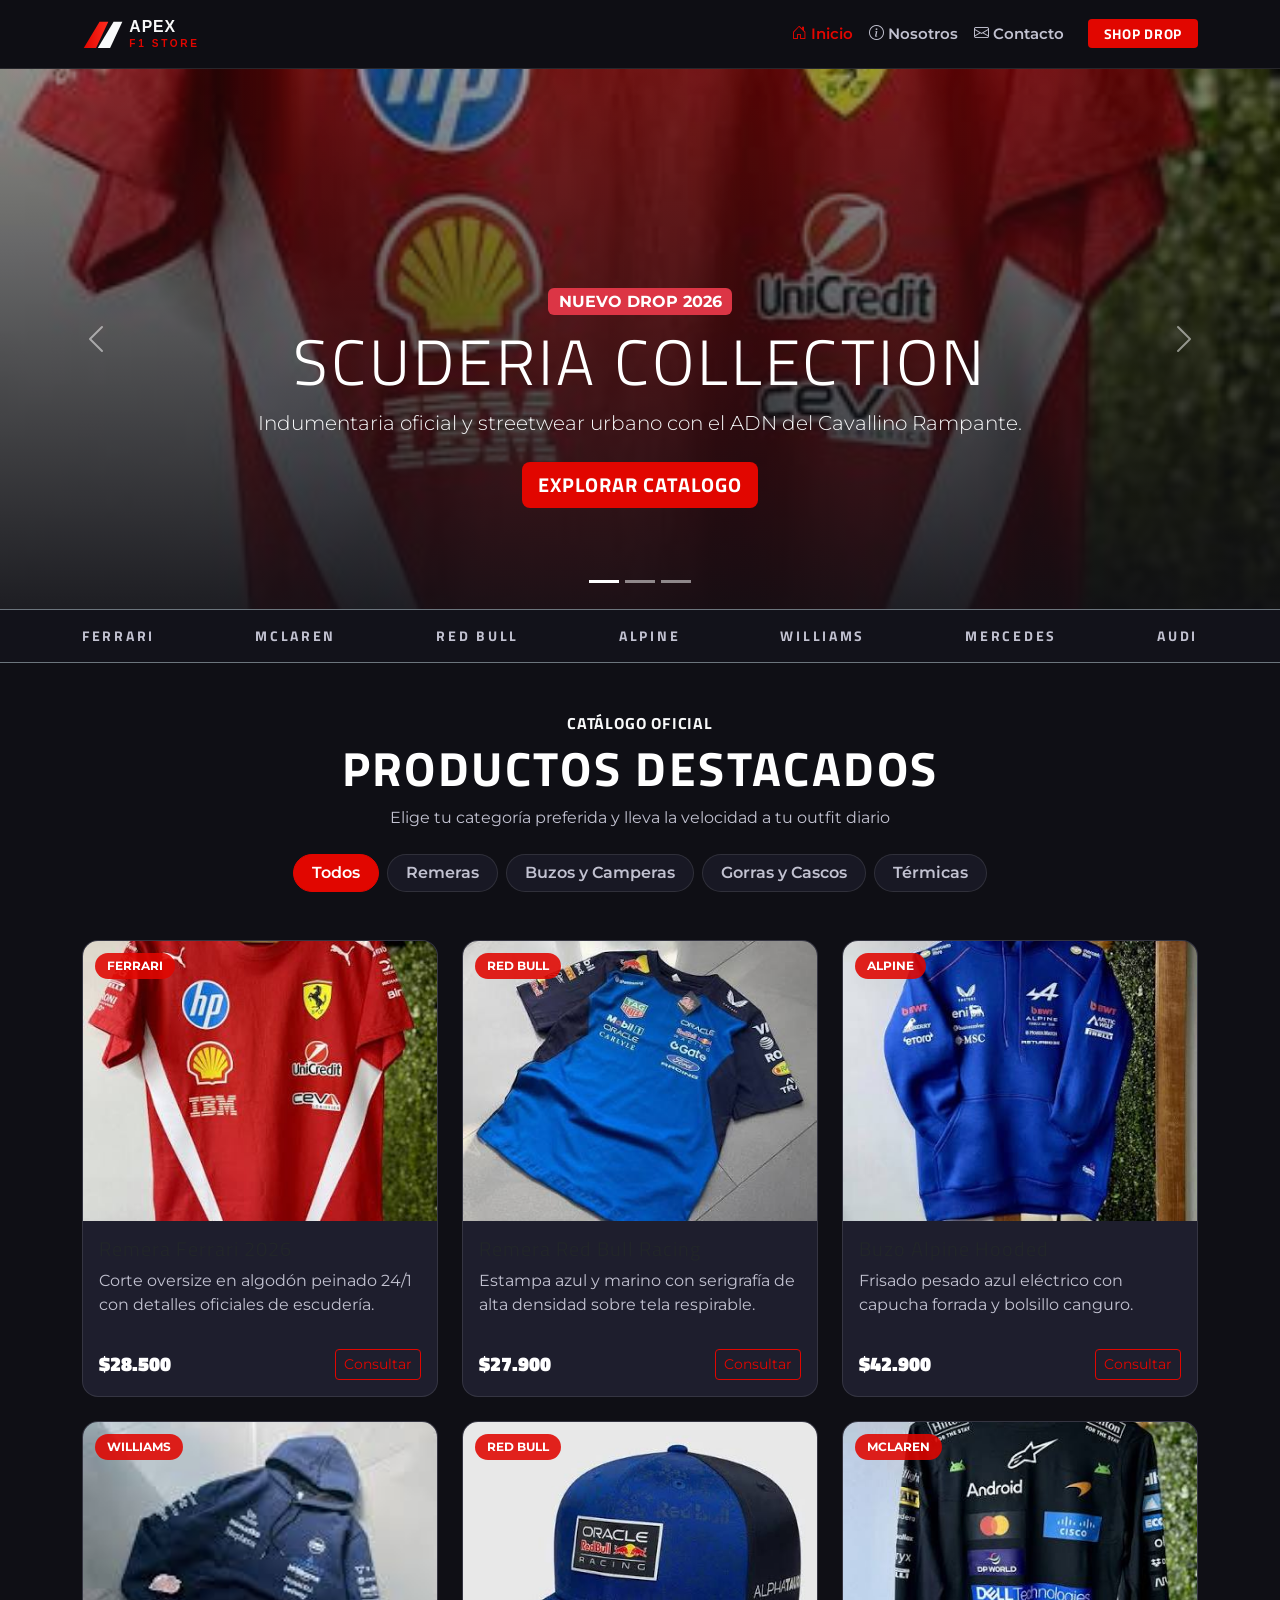
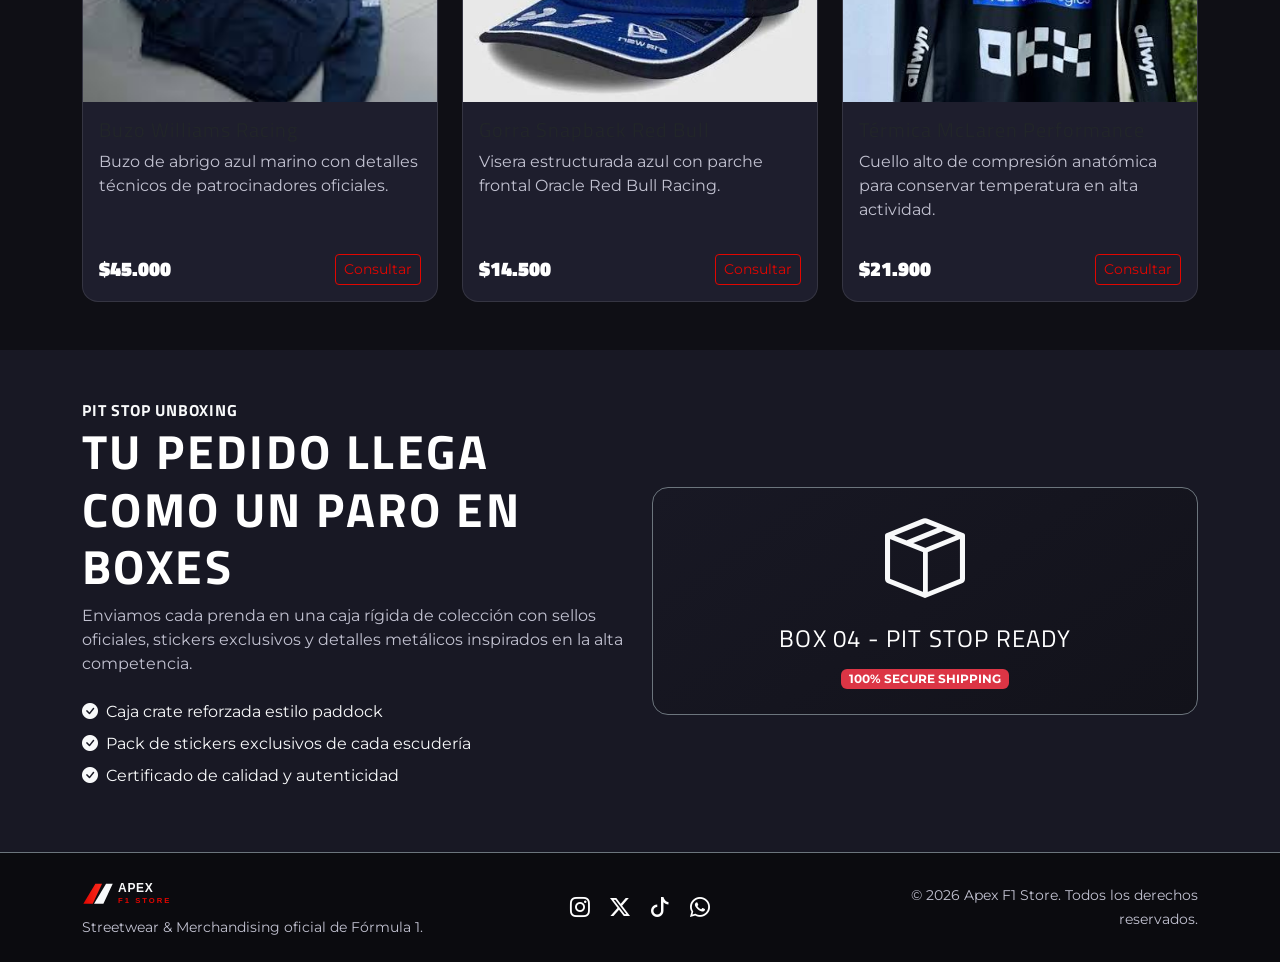
<file: Tp Emprendimiento/index.html>
<!DOCTYPE html>
<html lang="es">
<head>
  <meta charset="UTF-8" />
  <meta name="viewport" content="width=device-width, initial-scale=1.0" />
  <title>Apex F1 Store | Streetwear Racing</title>

  <!-- Google Fonts -->
  <link rel="preconnect" href="https://fonts.googleapis.com">
  <link rel="preconnect" href="https://fonts.gstatic.com" crossorigin>
  <link href="https://fonts.googleapis.com/css2?family=Montserrat:wght@400;600;700;800;900&family=Titillium+Web:ital,wght@0,400;0,700;1,700;1,900&display=swap" rel="stylesheet">

  <!-- Bootstrap 5 CSS -->
  <link href="https://cdn.jsdelivr.net/npm/bootstrap@5.3.2/dist/css/bootstrap.min.css" rel="stylesheet">
  <!-- Bootstrap Icons -->
  <link rel="stylesheet" href="https://cdn.jsdelivr.net/npm/bootstrap-icons@1.11.1/font/bootstrap-icons.css">

  <!-- CSS Personalizado -->
  <link rel="stylesheet" href="styles.css" />
</head>
<body>

  <!-- NAVBAR BOOTSTRAP -->
  <nav class="navbar navbar-expand-lg sticky-top">
    <div class="container">
      <a class="navbar-brand d-flex align-items-center" href="index.html">
        <img src="img/logo.svg" alt="Apex F1 Store Logo" class="brand-logo me-2">
      </a>
      <button class="navbar-toggler text-white border-0" type="button" data-bs-toggle="collapse" data-bs-target="#mainNavbar" aria-controls="mainNavbar" aria-expanded="false" aria-label="Navegación">
        <i class="bi bi-list fs-2 text-white"></i>
      </button>
      <div class="collapse navbar-collapse" id="mainNavbar">
        <ul class="navbar-nav ms-auto mb-2 mb-lg-0 align-items-lg-center">
          <li class="nav-item">
            <a class="nav-link active" href="index.html"><i class="bi bi-house-door me-1"></i>Inicio</a>
          </li>
          <li class="nav-item">
            <a class="nav-link" href="info.html"><i class="bi bi-info-circle me-1"></i>Nosotros</a>
          </li>
          <li class="nav-item">
            <a class="nav-link" href="contacto.html"><i class="bi bi-envelope me-1"></i>Contacto</a>
          </li>
          <li class="nav-item ms-lg-3">
            <a class="btn btn-f1-red btn-sm px-3 fw-bold font-racing" href="#catalogo">SHOP DROP</a>
          </li>
        </ul>
      </div>
    </div>
  </nav>

  <!-- CARRUSEL DE IMÁGENES BOOTSTRAP -->
  <section class="carousel-section">
    <div id="heroCarousel" class="carousel slide carousel-fade" data-bs-ride="carousel">
      <div class="carousel-indicators">
        <button type="button" data-bs-target="#heroCarousel" data-bs-slide-to="0" class="active" aria-current="true" aria-label="Slide 1"></button>
        <button type="button" data-bs-target="#heroCarousel" data-bs-slide-to="1" aria-label="Slide 2"></button>
        <button type="button" data-bs-target="#heroCarousel" data-bs-slide-to="2" aria-label="Slide 3"></button>
      </div>

      <div class="carousel-inner">
        <!-- Slide 1 -->
        <div class="carousel-item active" data-bs-interval="4500">
          <div class="carousel-overlay"></div>
          <img src="img/remera-ferrari-2026.jpg" class="d-block w-100 carousel-img" alt="Colección Scuderia Ferrari">
          <div class="carousel-caption">
            <span class="badge bg-danger text-uppercase tracking-wider mb-2 fs-6">NUEVO DROP 2026</span>
            <h1 class="display-3 fw-black font-racing text-uppercase">SCUDERIA COLLECTION</h1>
            <p class="lead d-none d-md-block text-light">Indumentaria oficial y streetwear urbano con el ADN del Cavallino Rampante.</p>
            <a href="#catalogo" class="btn btn-f1-red btn-lg mt-2 fw-bold font-racing">EXPLORAR CATALOGO</a>
          </div>
        </div>

        <!-- Slide 2 -->
        <div class="carousel-item" data-bs-interval="4500">
          <div class="carousel-overlay"></div>
          <img src="img/buzo-alpine-2026.jpg" class="d-block w-100 carousel-img" alt="Buzos Paddock Outerwear">
          <div class="carousel-caption">
            <span class="badge bg-info text-dark text-uppercase tracking-wider mb-2 fs-6">OUTERWEAR PREMIUM</span>
            <h2 class="display-3 fw-black font-racing text-uppercase">PADDOCK HOODIES</h2>
            <p class="lead d-none d-md-block text-light">Buzos térmicos de alta calidad, frisa pesada y siluetas oversize para la calle.</p>
            <a href="#catalogo" class="btn btn-f1-red btn-lg mt-2 fw-bold font-racing">VER BUZOS</a>
          </div>
        </div>

        <!-- Slide 3 -->
        <div class="carousel-item" data-bs-interval="4500">
          <div class="carousel-overlay"></div>
          <img src="img/gorra-redbull.jpg" class="d-block w-100 carousel-img" alt="Accesorios y Gorras F1">
          <div class="carousel-caption">
            <span class="badge bg-warning text-dark text-uppercase tracking-wider mb-2 fs-6">COLECCIONABLES</span>
            <h2 class="display-3 fw-black font-racing text-uppercase">HELMETS & CAPS</h2>
            <p class="lead d-none d-md-block text-light">Gorras snapback exclusivas y accesorios de telemetría de tus pilotos favoritos.</p>
            <a href="#catalogo" class="btn btn-f1-red btn-lg mt-2 fw-bold font-racing">VER ACCESORIOS</a>
          </div>
        </div>
      </div>

      <button class="carousel-control-prev" type="button" data-bs-target="#heroCarousel" data-bs-slide="prev">
        <span class="carousel-control-prev-icon" aria-hidden="true"></span>
        <span class="visually-hidden">Anterior</span>
      </button>
      <button class="carousel-control-next" type="button" data-bs-target="#heroCarousel" data-bs-slide="next">
        <span class="carousel-control-next-icon" aria-hidden="true"></span>
        <span class="visually-hidden">Siguiente</span>
      </button>
    </div>
  </section>

  <!-- STRIP DE ESCUDERÍAS -->
  <section class="brand-strip py-3 border-top border-bottom border-secondary">
    <div class="container d-flex justify-content-between align-items-center flex-wrap gap-3">
      <span>FERRARI</span>
      <span>MCLAREN</span>
      <span>RED BULL</span>
      <span>ALPINE</span>
      <span>WILLIAMS</span>
      <span>MERCEDES</span>
      <span>AUDI</span>
    </div>
  </section>

  <!-- CATÁLOGO DINÁMICO CON FILTRO JS -->
  <section class="py-5" id="catalogo">
    <div class="container">
      <div class="text-center mb-5">
        <span class="text-f1-red fw-bold text-uppercase tracking-widest font-racing">Catálogo Oficial</span>
        <h2 class="display-5 font-racing fw-bold text-white mt-1">PRODUCTOS DESTACADOS</h2>
        <p class="text-muted">Elige tu categoría preferida y lleva la velocidad a tu outfit diario</p>

        <!-- FILTROS JS -->
        <div class="d-flex justify-content-center flex-wrap gap-2 mt-4" id="filter-buttons">
          <button class="btn btn-filter active" data-filter="all">Todos</button>
          <button class="btn btn-filter" data-filter="remeras">Remeras</button>
          <button class="btn btn-filter" data-filter="buzos">Buzos y Camperas</button>
          <button class="btn btn-filter" data-filter="gorras">Gorras y Cascos</button>
          <button class="btn btn-filter" data-filter="termicas">Térmicas</button>
        </div>
      </div>

      <!-- GRID DE PRODUCTOS ENLAZADOS -->
      <div class="row g-4" id="product-grid">

        <!-- Producto 1: Remera Ferrari -->
        <div class="col-md-6 col-lg-4 product-item" data-category="remeras">
          <div class="card card-product h-100">
            <span class="badge-tag">Ferrari</span>
            <img src="img/remera-ferrari-2026.jpg" class="card-img-top" alt="Remera Ferrari 2026">
            <div class="card-body d-flex flex-column">
              <h5 class="card-title font-racing">Remera Ferrari 2026</h5>
              <p class="card-text text-muted">Corte oversize en algodón peinado 24/1 con detalles oficiales de escudería.</p>
              <div class="d-flex justify-content-between align-items-center mt-auto pt-3">
                <span class="price-tag">$28.500</span>
                <a href="contacto.html" class="btn btn-outline-f1 btn-sm">Consultar</a>
              </div>
            </div>
          </div>
        </div>

        <!-- Producto 2: Remera Red Bull -->
        <div class="col-md-6 col-lg-4 product-item" data-category="remeras">
          <div class="card card-product h-100">
            <span class="badge-tag">Red Bull</span>
            <img src="img/remera-redbull-2026.jpg" class="card-img-top" alt="Remera Red Bull Racing">
            <div class="card-body d-flex flex-column">
              <h5 class="card-title font-racing">Remera Red Bull Racing</h5>
              <p class="card-text text-muted">Estampa azul y marino con serigrafía de alta densidad sobre tela respirable.</p>
              <div class="d-flex justify-content-between align-items-center mt-auto pt-3">
                <span class="price-tag">$27.900</span>
                <a href="contacto.html" class="btn btn-outline-f1 btn-sm">Consultar</a>
              </div>
            </div>
          </div>
        </div>

        <!-- Producto 3: Buzo Alpine -->
        <div class="col-md-6 col-lg-4 product-item" data-category="buzos">
          <div class="card card-product h-100">
            <span class="badge-tag">Alpine</span>
            <img src="img/buzo-alpine-2026.jpg" class="card-img-top" alt="Buzo Alpine Hooded">
            <div class="card-body d-flex flex-column">
              <h5 class="card-title font-racing">Buzo Alpine Hooded</h5>
              <p class="card-text text-muted">Frisado pesado azul eléctrico con capucha forrada y bolsillo canguro.</p>
              <div class="d-flex justify-content-between align-items-center mt-auto pt-3">
                <span class="price-tag">$42.900</span>
                <a href="contacto.html" class="btn btn-outline-f1 btn-sm">Consultar</a>
              </div>
            </div>
          </div>
        </div>

        <!-- Producto 4: Buzo Williams -->
        <div class="col-md-6 col-lg-4 product-item" data-category="buzos">
          <div class="card card-product h-100">
            <span class="badge-tag">Williams</span>
            <img src="img/buzo-williams-2025.jpg" class="card-img-top" alt="Buzo Williams Racing">
            <div class="card-body d-flex flex-column">
              <h5 class="card-title font-racing">Buzo Williams Racing</h5>
              <p class="card-text text-muted">Buzo de abrigo azul marino con detalles técnicos de patrocinadores oficiales.</p>
              <div class="d-flex justify-content-between align-items-center mt-auto pt-3">
                <span class="price-tag">$45.000</span>
                <a href="contacto.html" class="btn btn-outline-f1 btn-sm">Consultar</a>
              </div>
            </div>
          </div>
        </div>

        <!-- Producto 5: Gorra Red Bull -->
        <div class="col-md-6 col-lg-4 product-item" data-category="gorras">
          <div class="card card-product h-100">
            <span class="badge-tag">Red Bull</span>
            <img src="img/gorra-redbull.jpg" class="card-img-top" alt="Gorra Snapback Red Bull">
            <div class="card-body d-flex flex-column">
              <h5 class="card-title font-racing">Gorra Snapback Red Bull</h5>
              <p class="card-text text-muted">Visera estructurada azul con parche frontal Oracle Red Bull Racing.</p>
              <div class="d-flex justify-content-between align-items-center mt-auto pt-3">
                <span class="price-tag">$14.500</span>
                <a href="contacto.html" class="btn btn-outline-f1 btn-sm">Consultar</a>
              </div>
            </div>
          </div>
        </div>

        <!-- Producto 6: Térmica McLaren -->
        <div class="col-md-6 col-lg-4 product-item" data-category="termicas">
          <div class="card card-product h-100">
            <span class="badge-tag">McLaren</span>
            <img src="img/termica-mclaren-2025.jpg" class="card-img-top" alt="Térmica McLaren Performance">
            <div class="card-body d-flex flex-column">
              <h5 class="card-title font-racing">Térmica McLaren Performance</h5>
              <p class="card-text text-muted">Cuello alto de compresión anatómica para conservar temperatura en alta actividad.</p>
              <div class="d-flex justify-content-between align-items-center mt-auto pt-3">
                <span class="price-tag">$21.900</span>
                <a href="contacto.html" class="btn btn-outline-f1 btn-sm">Consultar</a>
              </div>
            </div>
          </div>
        </div>

      </div>
    </div>
  </section>

  <!-- PIT STOP EXPERIENCE -->
  <section class="py-5 bg-dark-panel">
    <div class="container">
      <div class="row align-items-center">
        <div class="col-lg-6 mb-4 mb-lg-0">
          <span class="text-f1-red font-racing text-uppercase fw-bold">Pit Stop Unboxing</span>
          <h2 class="display-5 font-racing fw-bold text-white">TU PEDIDO LLEGA COMO UN PARO EN BOXES</h2>
          <p class="text-muted">Enviamos cada prenda en una caja rígida de colección con sellos oficiales, stickers exclusivos y detalles metálicos inspirados en la alta competencia.</p>
          <ul class="list-unstyled mt-4 text-light">
            <li class="mb-2"><i class="bi bi-check-circle-fill text-f1-red me-2"></i>Caja crate reforzada estilo paddock</li>
            <li class="mb-2"><i class="bi bi-check-circle-fill text-f1-red me-2"></i>Pack de stickers exclusivos de cada escudería</li>
            <li class="mb-2"><i class="bi bi-check-circle-fill text-f1-red me-2"></i>Certificado de calidad y autenticidad</li>
          </ul>
        </div>
        <div class="col-lg-6 text-center">
          <div class="pit-box-card p-4 rounded-4 border border-secondary">
            <i class="bi bi-box-seam display-1 text-f1-red mb-3 d-block"></i>
            <h4 class="font-racing text-white">BOX 04 - PIT STOP READY</h4>
            <span class="badge bg-danger mt-2">100% SECURE SHIPPING</span>
          </div>
        </div>
      </div>
    </div>
  </section>

  <!-- FOOTER -->
  <footer class="footer py-4 border-top border-secondary">
    <div class="container">
      <div class="row align-items-center gy-3">
        <div class="col-md-4 text-center text-md-start">
          <img src="img/logo.svg" alt="Apex F1 Store Logo" class="footer-logo mb-2">
          <p class="text-muted small mb-0">Streetwear & Merchandising oficial de Fórmula 1.</p>
        </div>
        <div class="col-md-4 text-center">
          <div class="social-links">
            <a href="#" class="me-3 text-white fs-5"><i class="bi bi-instagram"></i></a>
            <a href="#" class="me-3 text-white fs-5"><i class="bi bi-twitter-x"></i></a>
            <a href="#" class="me-3 text-white fs-5"><i class="bi bi-tiktok"></i></a>
            <a href="#" class="text-white fs-5"><i class="bi bi-whatsapp"></i></a>
          </div>
        </div>
        <div class="col-md-4 text-center text-md-end">
          <span class="text-muted small">&copy; <span id="year"></span> Apex F1 Store. Todos los derechos reservados.</span>
        </div>
      </div>
    </div>
  </footer>

  <!-- BOTÓN VOLVER ARRIBA -->
  <button id="btn-back-to-top" class="btn btn-f1-red btn-floating" title="Volver arriba">
    <i class="bi bi-arrow-up"></i>
  </button>

  <!-- Bootstrap 5 JS Bundle -->
  <script src="https://cdn.jsdelivr.net/npm/bootstrap@5.3.2/dist/js/bootstrap.bundle.min.js"></script>
  <!-- JS Personalizado -->
  <script src="script.js"></script>
</body>
</html>
</file>
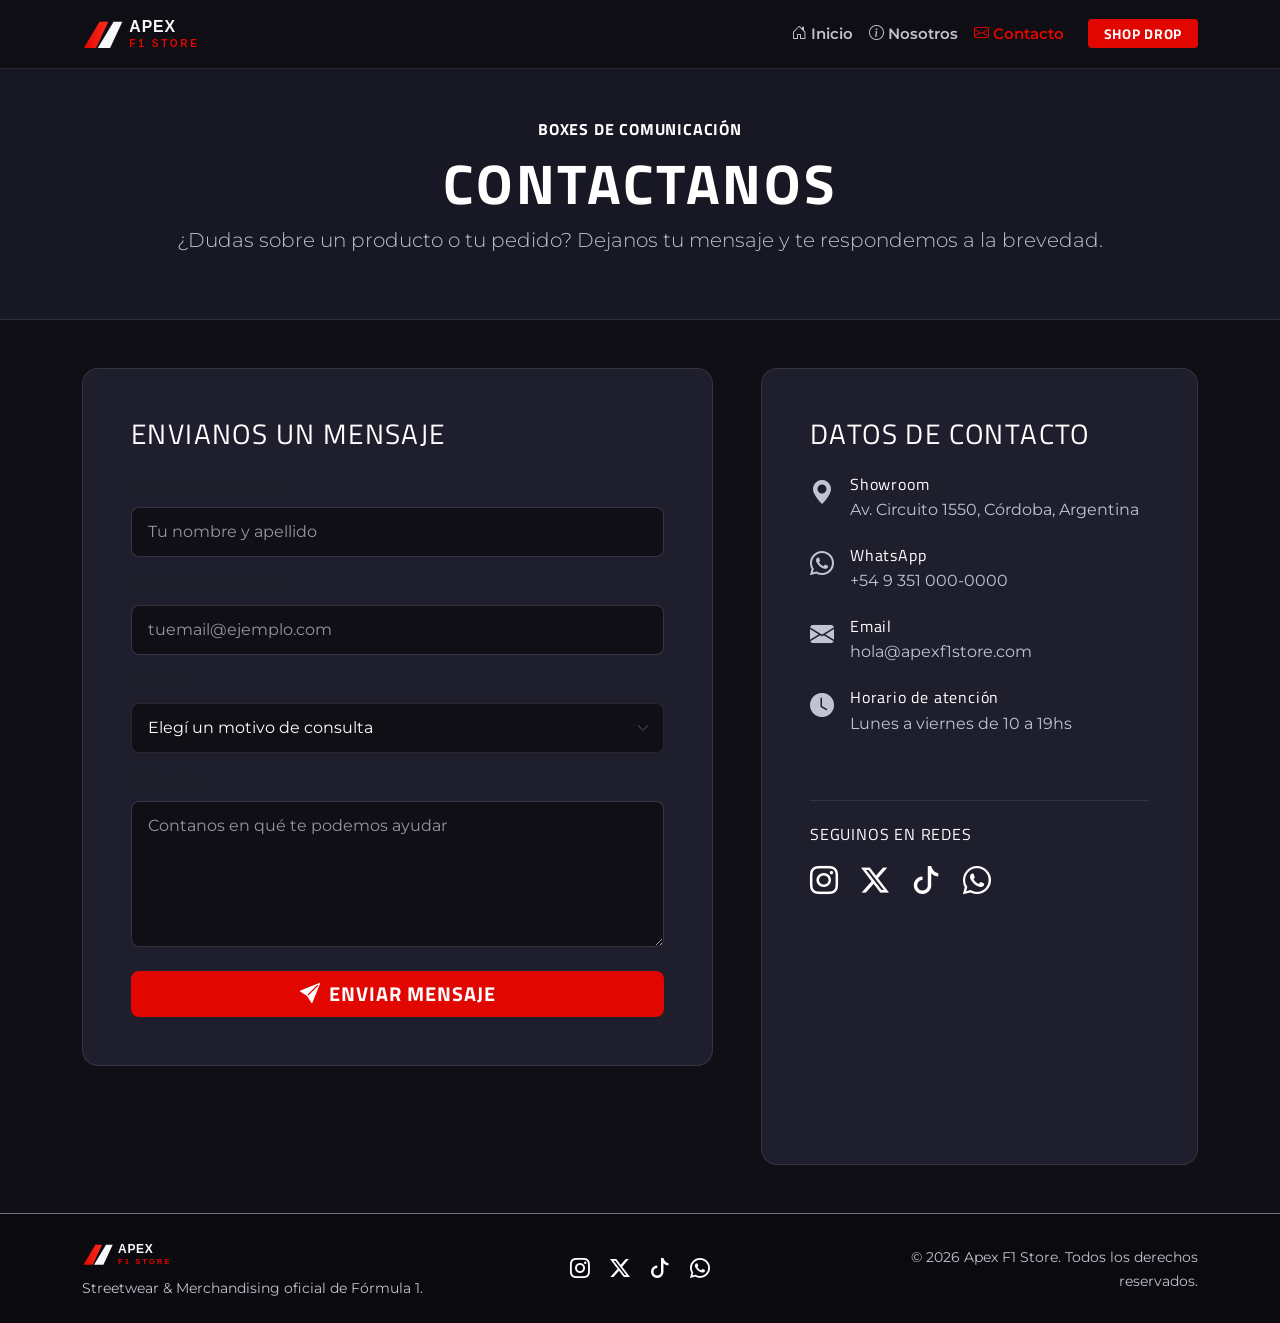
<file: Tp Emprendimiento/contacto.html>
<!DOCTYPE html>
<html lang="es">
<head>
  <meta charset="UTF-8" />
  <meta name="viewport" content="width=device-width, initial-scale=1.0" />
  <title>Contacto | Apex F1 Store</title>

  <!-- Google Fonts -->
  <link rel="preconnect" href="https://fonts.googleapis.com">
  <link rel="preconnect" href="https://fonts.gstatic.com" crossorigin>
  <link href="https://fonts.googleapis.com/css2?family=Montserrat:wght@400;600;700;800;900&family=Titillium+Web:ital,wght@0,400;0,700;1,700;1,900&display=swap" rel="stylesheet">

  <!-- Bootstrap 5 CSS -->
  <link href="https://cdn.jsdelivr.net/npm/bootstrap@5.3.2/dist/css/bootstrap.min.css" rel="stylesheet">
  <!-- Bootstrap Icons -->
  <link rel="stylesheet" href="https://cdn.jsdelivr.net/npm/bootstrap-icons@1.11.1/font/bootstrap-icons.css">

  <!-- CSS Personalizado -->
  <link rel="stylesheet" href="styles.css" />
</head>
<body>

  <!-- NAVBAR BOOTSTRAP -->
  <nav class="navbar navbar-expand-lg sticky-top">
    <div class="container">
      <a class="navbar-brand d-flex align-items-center" href="index.html">
        <img src="img/logo.svg" alt="Apex F1 Store Logo" class="brand-logo me-2">
      </a>
      <button class="navbar-toggler text-white border-0" type="button" data-bs-toggle="collapse" data-bs-target="#mainNavbar" aria-controls="mainNavbar" aria-expanded="false" aria-label="Navegación">
        <i class="bi bi-list fs-2 text-white"></i>
      </button>
      <div class="collapse navbar-collapse" id="mainNavbar">
        <ul class="navbar-nav ms-auto mb-2 mb-lg-0 align-items-lg-center">
          <li class="nav-item">
            <a class="nav-link" href="index.html"><i class="bi bi-house-door me-1"></i>Inicio</a>
          </li>
          <li class="nav-item">
            <a class="nav-link" href="info.html"><i class="bi bi-info-circle me-1"></i>Nosotros</a>
          </li>
          <li class="nav-item">
            <a class="nav-link active" href="contacto.html"><i class="bi bi-envelope me-1"></i>Contacto</a>
          </li>
          <li class="nav-item ms-lg-3">
            <a class="btn btn-f1-red btn-sm px-3 fw-bold font-racing" href="index.html#catalogo">SHOP DROP</a>
          </li>
        </ul>
      </div>
    </div>
  </nav>

  <!-- ENCABEZADO DE PÁGINA -->
  <header class="page-header py-5">
    <div class="container text-center">
      <span class="text-f1-red fw-bold text-uppercase tracking-widest font-racing">Boxes de Comunicación</span>
      <h1 class="display-4 font-racing fw-bold text-white mt-2">CONTACTANOS</h1>
      <p class="text-muted lead">¿Dudas sobre un producto o tu pedido? Dejanos tu mensaje y te respondemos a la brevedad.</p>
    </div>
  </header>

  <section class="py-5">
    <div class="container">
      <div class="row g-5">

        <!-- FORMULARIO DE CONTACTO -->
        <div class="col-lg-7">
          <div class="card card-product p-4 p-md-5">
            <h3 class="font-racing text-white mb-4">ENVIANOS UN MENSAJE</h3>

            <!-- Alerta de confirmación (oculta por defecto, la muestra script.js) -->
            <div id="contact-alert" class="alert alert-success d-none" role="alert">
              <i class="bi bi-check-circle-fill me-2"></i>
              ¡Gracias por tu mensaje! Te responderemos a la brevedad.
            </div>

            <form id="contactForm" novalidate>
              <div class="mb-3">
                <label for="nombre" class="form-label">Nombre completo</label>
                <input type="text" class="form-control form-f1" id="nombre" name="nombre" placeholder="Tu nombre y apellido" required>
                <div class="invalid-feedback">Por favor ingresá tu nombre.</div>
              </div>

              <div class="mb-3">
                <label for="email" class="form-label">Correo electrónico</label>
                <input type="email" class="form-control form-f1" id="email" name="email" placeholder="tuemail@ejemplo.com" required>
                <div class="invalid-feedback">Ingresá un email válido.</div>
              </div>

              <div class="mb-3">
                <label for="asunto" class="form-label">Asunto</label>
                <select class="form-select form-f1" id="asunto" name="asunto" required>
                  <option value="" selected disabled>Elegí un motivo de consulta</option>
                  <option value="producto">Consulta sobre un producto</option>
                  <option value="pedido">Estado de mi pedido</option>
                  <option value="cambios">Cambios y devoluciones</option>
                  <option value="otro">Otro</option>
                </select>
                <div class="invalid-feedback">Seleccioná un asunto.</div>
              </div>

              <div class="mb-4">
                <label for="mensaje" class="form-label">Mensaje</label>
                <textarea class="form-control form-f1" id="mensaje" name="mensaje" rows="5" placeholder="Contanos en qué te podemos ayudar" required></textarea>
                <div class="invalid-feedback">Escribí tu mensaje.</div>
              </div>

              <button type="submit" class="btn btn-f1-red btn-lg fw-bold font-racing w-100">
                <i class="bi bi-send-fill me-2"></i>ENVIAR MENSAJE
              </button>
            </form>
          </div>
        </div>

        <!-- DATOS DE UBICACIÓN Y REDES -->
        <div class="col-lg-5">
          <div class="card card-product h-100 p-4 p-md-5">
            <h3 class="font-racing text-white mb-4">DATOS DE CONTACTO</h3>

            <ul class="list-unstyled text-muted">
              <li class="mb-4 d-flex">
                <i class="bi bi-geo-alt-fill text-f1-red fs-4 me-3"></i>
                <div>
                  <h6 class="text-white font-racing mb-1">Showroom</h6>
                  <span>Av. Circuito 1550, Córdoba, Argentina</span>
                </div>
              </li>
              <li class="mb-4 d-flex">
                <i class="bi bi-whatsapp text-f1-red fs-4 me-3"></i>
                <div>
                  <h6 class="text-white font-racing mb-1">WhatsApp</h6>
                  <span>+54 9 351 000-0000</span>
                </div>
              </li>
              <li class="mb-4 d-flex">
                <i class="bi bi-envelope-fill text-f1-red fs-4 me-3"></i>
                <div>
                  <h6 class="text-white font-racing mb-1">Email</h6>
                  <span>hola@apexf1store.com</span>
                </div>
              </li>
              <li class="mb-4 d-flex">
                <i class="bi bi-clock-fill text-f1-red fs-4 me-3"></i>
                <div>
                  <h6 class="text-white font-racing mb-1">Horario de atención</h6>
                  <span>Lunes a viernes de 10 a 19hs</span>
                </div>
              </li>
            </ul>

            <hr class="border-secondary my-4">

            <h6 class="text-white font-racing mb-3">SEGUINOS EN REDES</h6>
            <div class="social-links fs-3">
              <a href="#" class="me-3 text-white"><i class="bi bi-instagram"></i></a>
              <a href="#" class="me-3 text-white"><i class="bi bi-twitter-x"></i></a>
              <a href="#" class="me-3 text-white"><i class="bi bi-tiktok"></i></a>
              <a href="#" class="text-white"><i class="bi bi-whatsapp"></i></a>
            </div>

            <!-- MAPA DE UBICACIÓN -->
            <div class="ratio ratio-16x9 mt-4 rounded-4 overflow-hidden">
              <iframe
                src="https://www.openstreetmap.org/export/embed.html?bbox=-64.21%2C-31.44%2C-64.16%2C-31.39&layer=mapnik"
                title="Ubicación Apex F1 Store" style="border:0;" loading="lazy">
              </iframe>
            </div>
          </div>
        </div>

      </div>
    </div>
  </section>

  <!-- FOOTER -->
  <footer class="footer py-4 border-top border-secondary">
    <div class="container">
      <div class="row align-items-center gy-3">
        <div class="col-md-4 text-center text-md-start">
          <img src="img/logo.svg" alt="Apex F1 Store Logo" class="footer-logo mb-2">
          <p class="text-muted small mb-0">Streetwear & Merchandising oficial de Fórmula 1.</p>
        </div>
        <div class="col-md-4 text-center">
          <div class="social-links">
            <a href="#" class="me-3 text-white fs-5"><i class="bi bi-instagram"></i></a>
            <a href="#" class="me-3 text-white fs-5"><i class="bi bi-twitter-x"></i></a>
            <a href="#" class="me-3 text-white fs-5"><i class="bi bi-tiktok"></i></a>
            <a href="#" class="text-white fs-5"><i class="bi bi-whatsapp"></i></a>
          </div>
        </div>
        <div class="col-md-4 text-center text-md-end">
          <span class="text-muted small">&copy; <span id="year"></span> Apex F1 Store. Todos los derechos reservados.</span>
        </div>
      </div>
    </div>
  </footer>

  <!-- BOTÓN VOLVER ARRIBA -->
  <button id="btn-back-to-top" class="btn btn-f1-red btn-floating" title="Volver arriba">
    <i class="bi bi-arrow-up"></i>
  </button>

  <!-- Bootstrap 5 JS Bundle -->
  <script src="https://cdn.jsdelivr.net/npm/bootstrap@5.3.2/dist/js/bootstrap.bundle.min.js"></script>
  <!-- JS Personalizado -->
  <script src="script.js"></script>
</body>
</html>
</file>
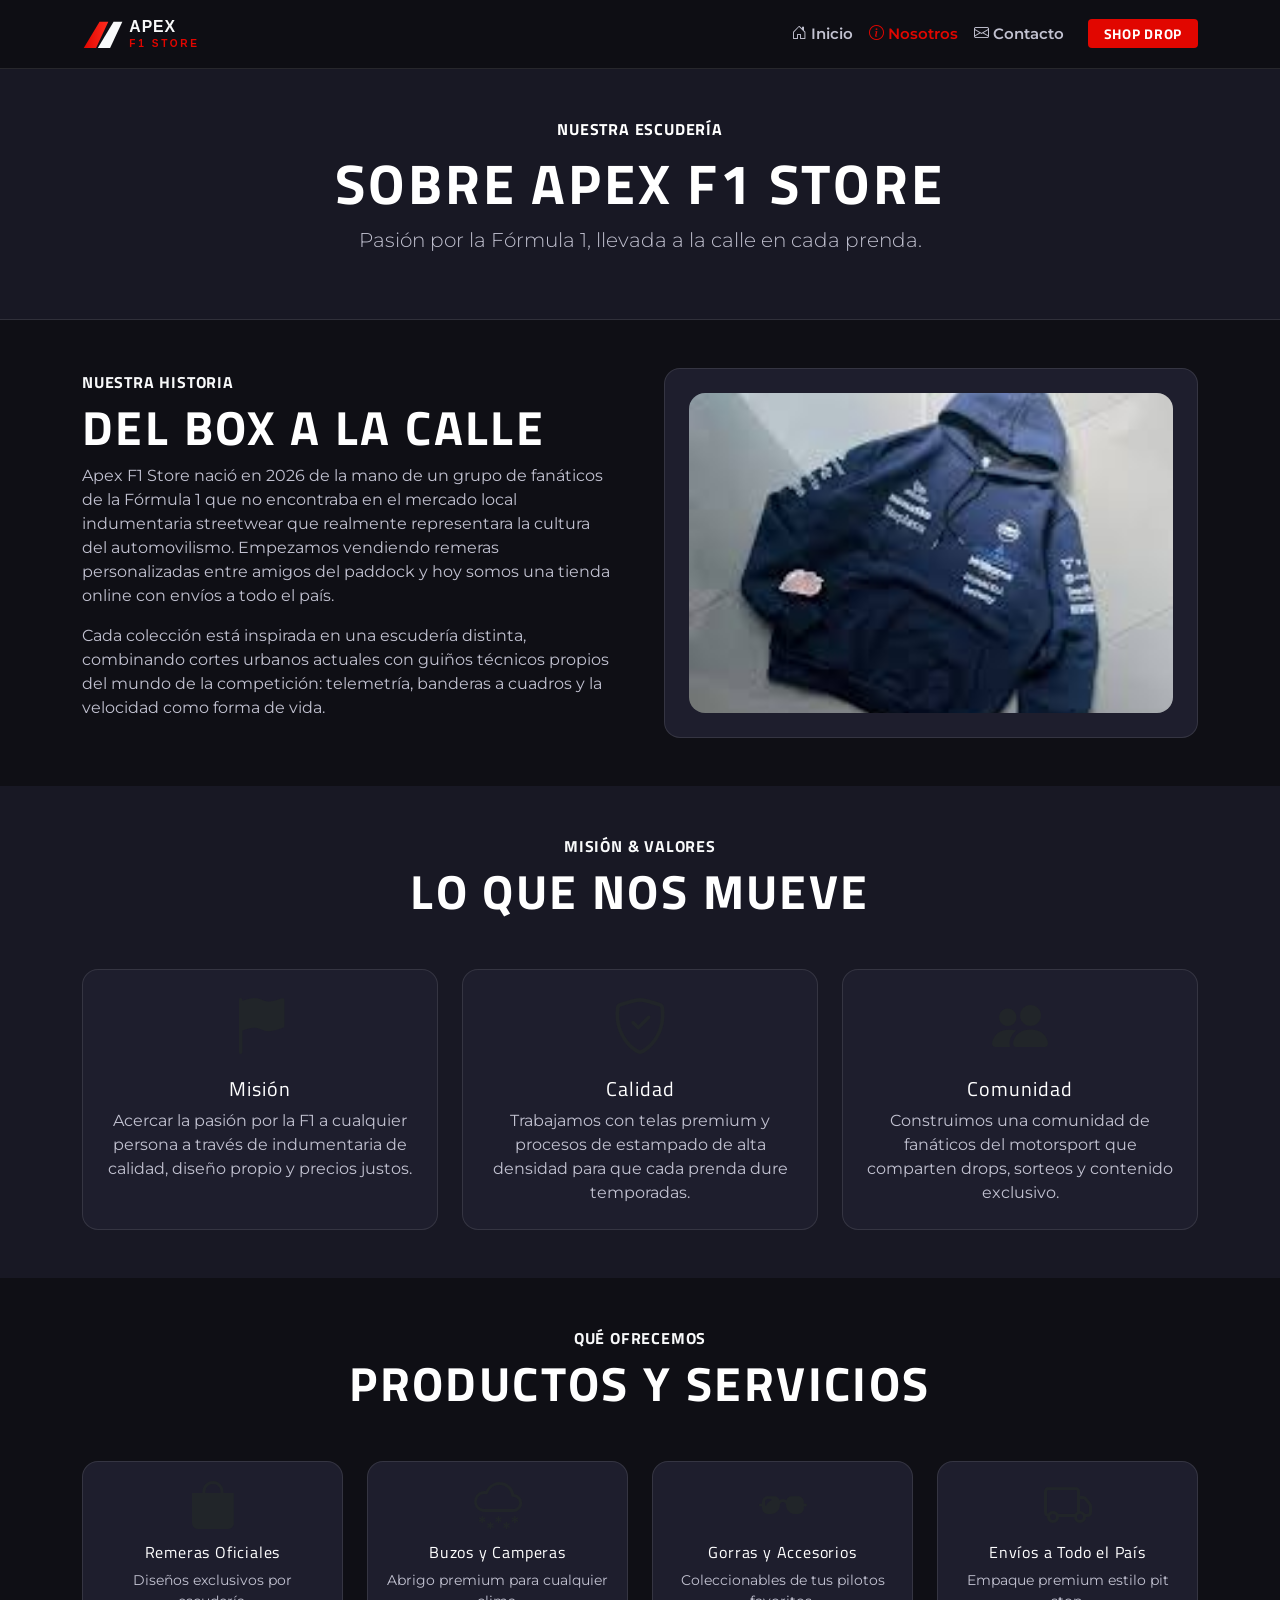
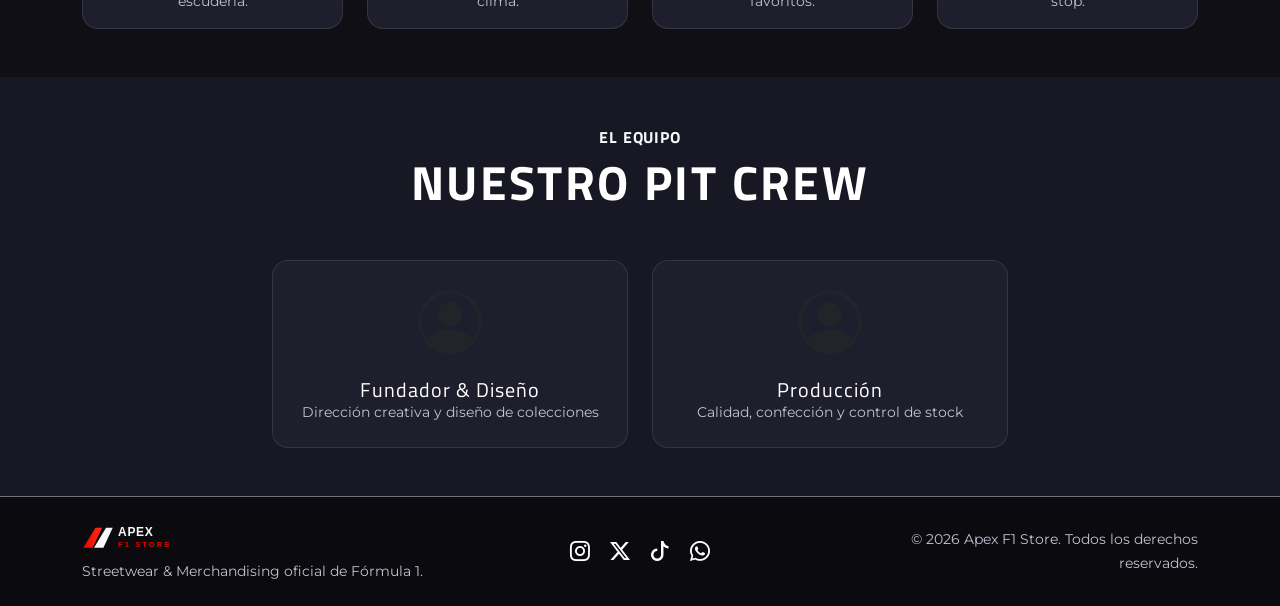
<file: Tp Emprendimiento/info.html>
<!DOCTYPE html>
<html lang="es">

<head>
    <meta charset="UTF-8" />
    <meta name="viewport" content="width=device-width, initial-scale=1.0" />
    <title>Nosotros | Apex F1 Store</title>

    <!-- Google Fonts -->
    <link rel="preconnect" href="https://fonts.googleapis.com">
    <link rel="preconnect" href="https://fonts.gstatic.com" crossorigin>
    <link href="https://fonts.googleapis.com/css2?family=Montserrat:wght@400;600;700;800;900&family=Titillium+Web:ital,wght@0,400;0,700;1,700;1,900&display=swap" rel="stylesheet">

    <!-- Bootstrap 5 CSS -->
    <link href="https://cdn.jsdelivr.net/npm/bootstrap@5.3.2/dist/css/bootstrap.min.css" rel="stylesheet">
    <!-- Bootstrap Icons -->
    <link rel="stylesheet" href="https://cdn.jsdelivr.net/npm/bootstrap-icons@1.11.1/font/bootstrap-icons.css">

    <!-- CSS Personalizado -->
    <link rel="stylesheet" href="styles.css" />
</head>

<body>

    <!-- NAVBAR BOOTSTRAP -->
    <nav class="navbar navbar-expand-lg sticky-top">
        <div class="container">
            <a class="navbar-brand d-flex align-items-center" href="index.html">
                <img src="img/logo.svg" alt="Apex F1 Store Logo" class="brand-logo me-2">
            </a>
            <button class="navbar-toggler text-white border-0" type="button" data-bs-toggle="collapse" data-bs-target="#mainNavbar" aria-controls="mainNavbar" aria-expanded="false" aria-label="Navegación">
        <i class="bi bi-list fs-2 text-white"></i>
      </button>
            <div class="collapse navbar-collapse" id="mainNavbar">
                <ul class="navbar-nav ms-auto mb-2 mb-lg-0 align-items-lg-center">
                    <li class="nav-item">
                        <a class="nav-link" href="index.html"><i class="bi bi-house-door me-1"></i>Inicio</a>
                    </li>
                    <li class="nav-item">
                        <a class="nav-link active" href="info.html"><i class="bi bi-info-circle me-1"></i>Nosotros</a>
                    </li>
                    <li class="nav-item">
                        <a class="nav-link" href="contacto.html"><i class="bi bi-envelope me-1"></i>Contacto</a>
                    </li>
                    <li class="nav-item ms-lg-3">
                        <a class="btn btn-f1-red btn-sm px-3 fw-bold font-racing" href="index.html#catalogo">SHOP DROP</a>
                    </li>
                </ul>
            </div>
        </div>
    </nav>

    <!-- ENCABEZADO DE PÁGINA -->
    <header class="page-header py-5">
        <div class="container text-center">
            <span class="text-f1-red fw-bold text-uppercase tracking-widest font-racing">Nuestra Escudería</span>
            <h1 class="display-4 font-racing fw-bold text-white mt-2">SOBRE APEX F1 STORE</h1>
            <p class="text-muted lead">Pasión por la Fórmula 1, llevada a la calle en cada prenda.</p>
        </div>
    </header>

    <!-- HISTORIA -->
    <section class="py-5">
        <div class="container">
            <div class="row align-items-center g-5">
                <div class="col-lg-6">
                    <span class="text-f1-red font-racing text-uppercase fw-bold">Nuestra Historia</span>
                    <h2 class="display-5 font-racing fw-bold text-white mt-1">DEL BOX A LA CALLE</h2>
                    <p class="text-muted">
                        Apex F1 Store nació en 2026 de la mano de un grupo de fanáticos de la Fórmula 1 que no encontraba en el mercado local indumentaria streetwear que realmente representara la cultura del automovilismo. Empezamos vendiendo remeras personalizadas entre amigos
                        del paddock y hoy somos una tienda online con envíos a todo el país.
                    </p>
                    <p class="text-muted">
                        Cada colección está inspirada en una escudería distinta, combinando cortes urbanos actuales con guiños técnicos propios del mundo de la competición: telemetría, banderas a cuadros y la velocidad como forma de vida.
                    </p>
                </div>
                <div class="col-lg-6">
                    <div class="card card-product p-4 h-100">
                        <img src="img/buzo-williams-2025.jpg" class="rounded-4 w-100" style="height: 320px; object-fit: cover;" alt="Historia Apex F1 Store">
                    </div>
                </div>
            </div>
        </div>
    </section>

    <!-- MISIÓN Y VALORES -->
    <section class="py-5 bg-dark-panel">
        <div class="container">
            <div class="text-center mb-5">
                <span class="text-f1-red font-racing text-uppercase fw-bold">Misión &amp; Valores</span>
                <h2 class="display-5 font-racing fw-bold text-white mt-1">LO QUE NOS MUEVE</h2>
            </div>
            <div class="row g-4">
                <div class="col-md-4">
                    <div class="card card-product h-100 p-4 text-center">
                        <i class="bi bi-flag-fill display-4 text-f1-red mb-3"></i>
                        <h5 class="font-racing text-white">Misión</h5>
                        <p class="text-muted mb-0">Acercar la pasión por la F1 a cualquier persona a través de indumentaria de calidad, diseño propio y precios justos.</p>
                    </div>
                </div>
                <div class="col-md-4">
                    <div class="card card-product h-100 p-4 text-center">
                        <i class="bi bi-shield-check display-4 text-f1-red mb-3"></i>
                        <h5 class="font-racing text-white">Calidad</h5>
                        <p class="text-muted mb-0">Trabajamos con telas premium y procesos de estampado de alta densidad para que cada prenda dure temporadas.</p>
                    </div>
                </div>
                <div class="col-md-4">
                    <div class="card card-product h-100 p-4 text-center">
                        <i class="bi bi-people-fill display-4 text-f1-red mb-3"></i>
                        <h5 class="font-racing text-white">Comunidad</h5>
                        <p class="text-muted mb-0">Construimos una comunidad de fanáticos del motorsport que comparten drops, sorteos y contenido exclusivo.</p>
                    </div>
                </div>
            </div>
        </div>
    </section>

    <!-- PRODUCTOS / SERVICIOS -->
    <section class="py-5">
        <div class="container">
            <div class="text-center mb-5">
                <span class="text-f1-red font-racing text-uppercase fw-bold">Qué Ofrecemos</span>
                <h2 class="display-5 font-racing fw-bold text-white mt-1">PRODUCTOS Y SERVICIOS</h2>
            </div>
            <div class="row g-4">
                <div class="col-md-3 col-6">
                    <div class="card card-product h-100 p-3 text-center">
                        <i class="bi bi-bag-fill display-5 text-f1-red mb-2"></i>
                        <h6 class="font-racing text-white">Remeras Oficiales</h6>
                        <p class="text-muted small mb-0">Diseños exclusivos por escudería.</p>
                    </div>
                </div>
                <div class="col-md-3 col-6">
                    <div class="card card-product h-100 p-3 text-center">
                        <i class="bi bi-cloud-snow display-5 text-f1-red mb-2"></i>
                        <h6 class="font-racing text-white">Buzos y Camperas</h6>
                        <p class="text-muted small mb-0">Abrigo premium para cualquier clima.</p>
                    </div>
                </div>
                <div class="col-md-3 col-6">
                    <div class="card card-product h-100 p-3 text-center">
                        <i class="bi bi-sunglasses display-5 text-f1-red mb-2"></i>
                        <h6 class="font-racing text-white">Gorras y Accesorios</h6>
                        <p class="text-muted small mb-0">Coleccionables de tus pilotos favoritos.</p>
                    </div>
                </div>
                <div class="col-md-3 col-6">
                    <div class="card card-product h-100 p-3 text-center">
                        <i class="bi bi-truck display-5 text-f1-red mb-2"></i>
                        <h6 class="font-racing text-white">Envíos a Todo el País</h6>
                        <p class="text-muted small mb-0">Empaque premium estilo pit stop.</p>
                    </div>
                </div>
            </div>
        </div>
    </section>

    <!-- EQUIPO -->
    <section class="py-5 bg-dark-panel">
        <div class="container">
            <div class="text-center mb-5">
                <span class="text-f1-red font-racing text-uppercase fw-bold">El Equipo</span>
                <h2 class="display-5 font-racing fw-bold text-white mt-1">NUESTRO PIT CREW</h2>
            </div>
            <div class="row g-4 justify-content-center">
                <div class="col-md-4 col-sm-6">
                    <div class="card card-product h-100 p-4 text-center">
                        <i class="bi bi-person-circle display-3 text-f1-red mb-3"></i>
                        <h5 class="font-racing text-white mb-0">Fundador &amp; Diseño</h5>
                        <span class="text-muted small">Dirección creativa y diseño de colecciones</span>
                    </div>
                </div>
                <div class="col-md-4 col-sm-6">
                    <div class="card card-product h-100 p-4 text-center">
                        <i class="bi bi-person-circle display-3 text-f1-red mb-3"></i>
                        <h5 class="font-racing text-white mb-0">Producción</h5>
                        <span class="text-muted small">Calidad, confección y control de stock</span>
                    </div>
                </div>
            </div>
        </div>
    </section>

    <!-- FOOTER -->
    <footer class="footer py-4 border-top border-secondary">
        <div class="container">
            <div class="row align-items-center gy-3">
                <div class="col-md-4 text-center text-md-start">
                    <img src="img/logo.svg" alt="Apex F1 Store Logo" class="footer-logo mb-2">
                    <p class="text-muted small mb-0">Streetwear & Merchandising oficial de Fórmula 1.</p>
                </div>
                <div class="col-md-4 text-center">
                    <div class="social-links">
                        <a href="#" class="me-3 text-white fs-5"><i class="bi bi-instagram"></i></a>
                        <a href="#" class="me-3 text-white fs-5"><i class="bi bi-twitter-x"></i></a>
                        <a href="#" class="me-3 text-white fs-5"><i class="bi bi-tiktok"></i></a>
                        <a href="#" class="text-white fs-5"><i class="bi bi-whatsapp"></i></a>
                    </div>
                </div>
                <div class="col-md-4 text-center text-md-end">
                    <span class="text-muted small">&copy; <span id="year"></span> Apex F1 Store. Todos los derechos reservados.</span>
                </div>
            </div>
        </div>
    </footer>

    <!-- BOTÓN VOLVER ARRIBA -->
    <button id="btn-back-to-top" class="btn btn-f1-red btn-floating" title="Volver arriba">
    <i class="bi bi-arrow-up"></i>
  </button>

    <!-- Bootstrap 5 JS Bundle -->
    <script src="https://cdn.jsdelivr.net/npm/bootstrap@5.3.2/dist/js/bootstrap.bundle.min.js"></script>
    <!-- JS Personalizado -->
    <script src="script.js"></script>
</body>

</html>
</file>
<file: Tp Emprendimiento/styles.css>
/* PALETA DE COLORES Y VARIABLES F1 */

:root {
    --f1-red: #e10600;
    --f1-red-hover: #b80500;
    --bg-dark: #0f0f15;
    --bg-dark-panel: #181824;
    --bg-card: #1e1e2d;
    --text-light: #f8f9fa;
    --text-muted: #c2c2d1;
    --border-subtle: rgba(255, 255, 255, 0.1);
    --font-racing: 'Titillium Web', 'Montserrat', sans-serif;
    --font-body: 'Montserrat', sans-serif;
}

body {
    background-color: var(--bg-dark);
    color: var(--text-light);
    font-family: var(--font-body);
    overflow-x: hidden;
}

.font-racing {
    font-family: var(--font-racing);
    letter-spacing: 0.05em;
}


/* CORRECCIÓN DE CONTRASTE GENERAL Y CLASES DE BOOTSTRAP */

p {
    color: var(--text-muted);
}

.text-muted,
.text-secondary,
.text-body-secondary {
    color: var(--text-muted) !important;
}

.text-dark {
    color: var(--text-light) !important;
}


/* NAVBAR */

.navbar {
    background-color: rgba(15, 15, 21, 0.94);
    backdrop-filter: blur(12px);
    border-bottom: 1px solid var(--border-subtle);
}

.brand-logo {
    height: 42px;
    width: auto;
}

.navbar-nav .nav-link {
    color: var(--text-muted);
    font-weight: 600;
    font-size: 0.95rem;
    transition: color 0.3s ease;
}

.navbar-nav .nav-link:hover,
.navbar-nav .nav-link.active {
    color: var(--f1-red) !important;
}


/* BOTONES */

.btn-f1-red {
    background-color: var(--f1-red);
    color: #ffffff;
    border: none;
    transition: all 0.3s ease;
}

.btn-f1-red:hover {
    background-color: var(--f1-red-hover);
    color: #ffffff;
    transform: translateY(-2px);
    box-shadow: 0 8px 20px rgba(225, 6, 0, 0.4);
}

.btn-outline-f1 {
    border: 1px solid var(--f1-red);
    color: var(--f1-red);
    background: transparent;
    transition: all 0.3s ease;
}

.btn-outline-f1:hover {
    background-color: var(--f1-red);
    color: #ffffff;
}


/* CARRUSEL DE IMÁGENES */

.carousel-img {
    height: 60vh;
    min-height: 400px;
    object-fit: cover;
    filter: brightness(0.75);
}

.carousel-overlay {
    position: absolute;
    top: 0;
    left: 0;
    width: 100%;
    height: 100%;
    background: linear-gradient(180deg, rgba(15, 15, 21, 0.2) 0%, rgba(15, 15, 21, 0.9) 100%);
    z-index: 1;
}

.carousel-caption {
    z-index: 2;
    bottom: 15%;
}


/* STRIP DE MARCAS */

.brand-strip {
    background-color: #12121a;
    font-family: var(--font-racing);
    font-weight: 700;
    letter-spacing: 0.2em;
    color: var(--text-muted);
    font-size: 0.85rem;
}


/* BOTONES DE FILTRO */

.btn-filter {
    background-color: var(--bg-dark-panel);
    color: var(--text-muted);
    border: 1px solid var(--border-subtle);
    border-radius: 30px;
    padding: 6px 18px;
    font-weight: 600;
    transition: all 0.3s ease;
}

.btn-filter:hover,
.btn-filter.active {
    background-color: var(--f1-red);
    color: #ffffff;
    border-color: var(--f1-red);
}


/* TARJETAS DE PRODUCTOS */

.card-product {
    background-color: var(--bg-card);
    border: 1px solid var(--border-subtle);
    border-radius: 16px;
    overflow: hidden;
    position: relative;
    transition: transform 0.3s ease, box-shadow 0.3s ease;
}

.card-product:hover {
    transform: translateY(-8px);
    box-shadow: 0 12px 30px rgba(0, 0, 0, 0.5);
    border-color: var(--f1-red);
}

.card-product .card-img-top {
    height: 280px;
    object-fit: cover;
}

.badge-tag {
    position: absolute;
    top: 12px;
    left: 12px;
    background-color: rgba(225, 6, 0, 0.88);
    color: #ffffff;
    padding: 4px 12px;
    border-radius: 20px;
    font-size: 0.75rem;
    font-weight: 700;
    text-transform: uppercase;
}

.price-tag {
    font-family: var(--font-racing);
    font-size: 1.25rem;
    font-weight: 800;
    color: #ffffff;
}


/* SECCIÓN PIT STOP */

.bg-dark-panel {
    background-color: var(--bg-dark-panel);
    color: var(--text-light);
}

.pit-box-card {
    background: linear-gradient(145deg, #181824, #12121a);
    color: var(--text-light);
}


/* FORMULARIOS */

.form-f1 {
    background-color: var(--bg-dark);
    border: 1px solid var(--border-subtle);
    color: #ffffff;
    border-radius: 8px;
    padding: 12px 16px;
}

.form-f1::placeholder {
    color: var(--text-muted);
    opacity: 0.75;
}

.form-f1:focus {
    background-color: var(--bg-dark);
    border-color: var(--f1-red);
    color: #ffffff;
    box-shadow: 0 0 0 0.25rem rgba(225, 6, 0, 0.25);
}


/* FOOTER */

.footer {
    background-color: #0b0b0f;
    color: var(--text-muted);
}

.footer-logo {
    height: 32px;
}


/* ENCABEZADO DE PÁGINAS INTERNAS (Nosotros / Contacto) */

.page-header {
    background-color: var(--bg-dark-panel);
    border-bottom: 1px solid var(--border-subtle);
    color: #ffffff;
}

.page-header h1,
.page-header h2,
.page-header p,
.page-header span {
    color: #ffffff;
}


/* BOTÓN VOLVER ARRIBA */

.btn-floating {
    position: fixed;
    bottom: 24px;
    right: 24px;
    width: 48px;
    height: 48px;
    border-radius: 50%;
    display: none;
    align-items: center;
    justify-content: center;
    z-index: 999;
    box-shadow: 0 4px 15px rgba(225, 6, 0, 0.5);
}
</file>
